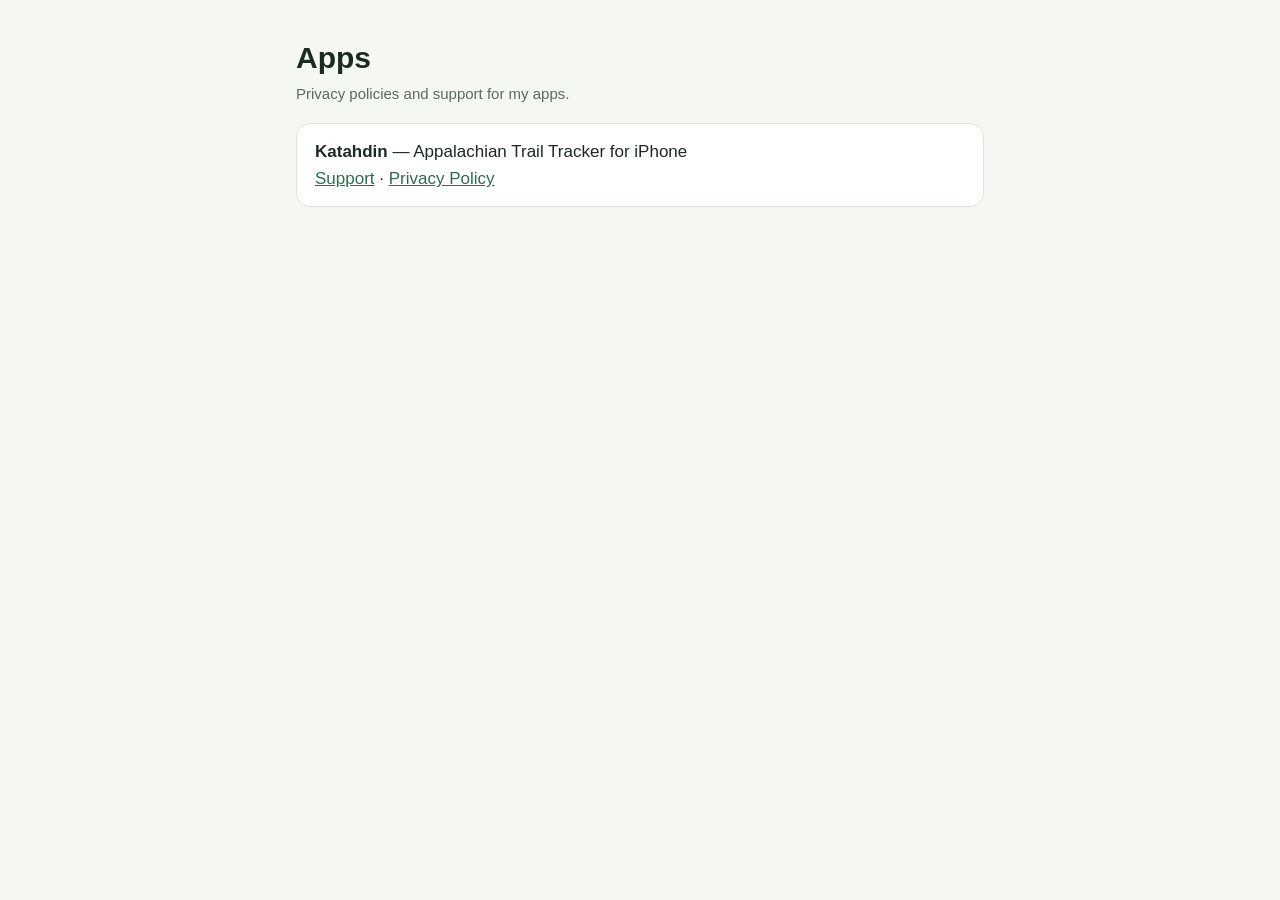
<file: index.html>
<!doctype html>
<html lang="en">
<head>
<meta charset="utf-8">
<meta name="viewport" content="width=device-width, initial-scale=1">
<title>Tony Tang Apps</title>
<link rel="stylesheet" href="style.css">
</head>
<body>
<main>
<h1>Apps</h1>
<p class="muted">Privacy policies and support for my apps.</p>
<ul class="apps">
  <li><strong>Katahdin</strong> — Appalachian Trail Tracker for iPhone<br>
    <a href="katahdin/support/">Support</a> · <a href="katahdin/privacy/">Privacy Policy</a></li>
</ul>
</main>
</body>
</html>
</file>
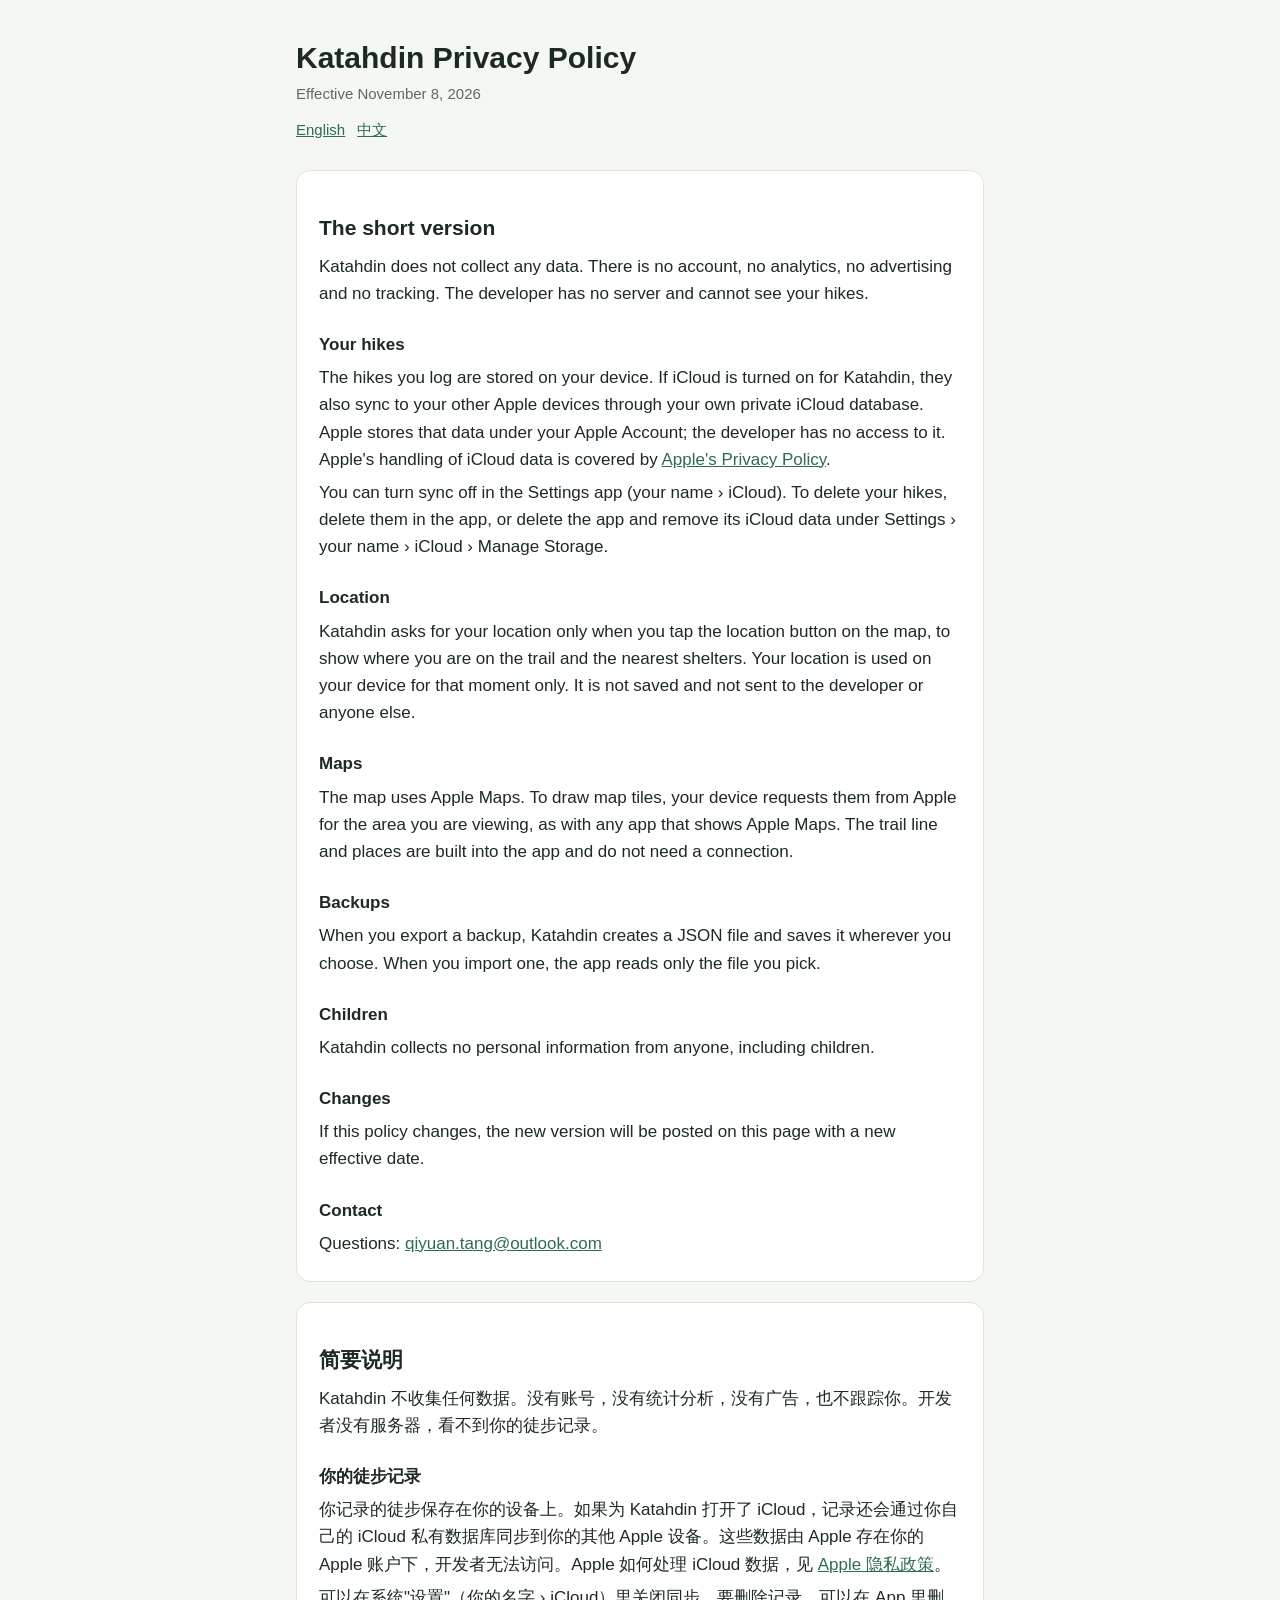
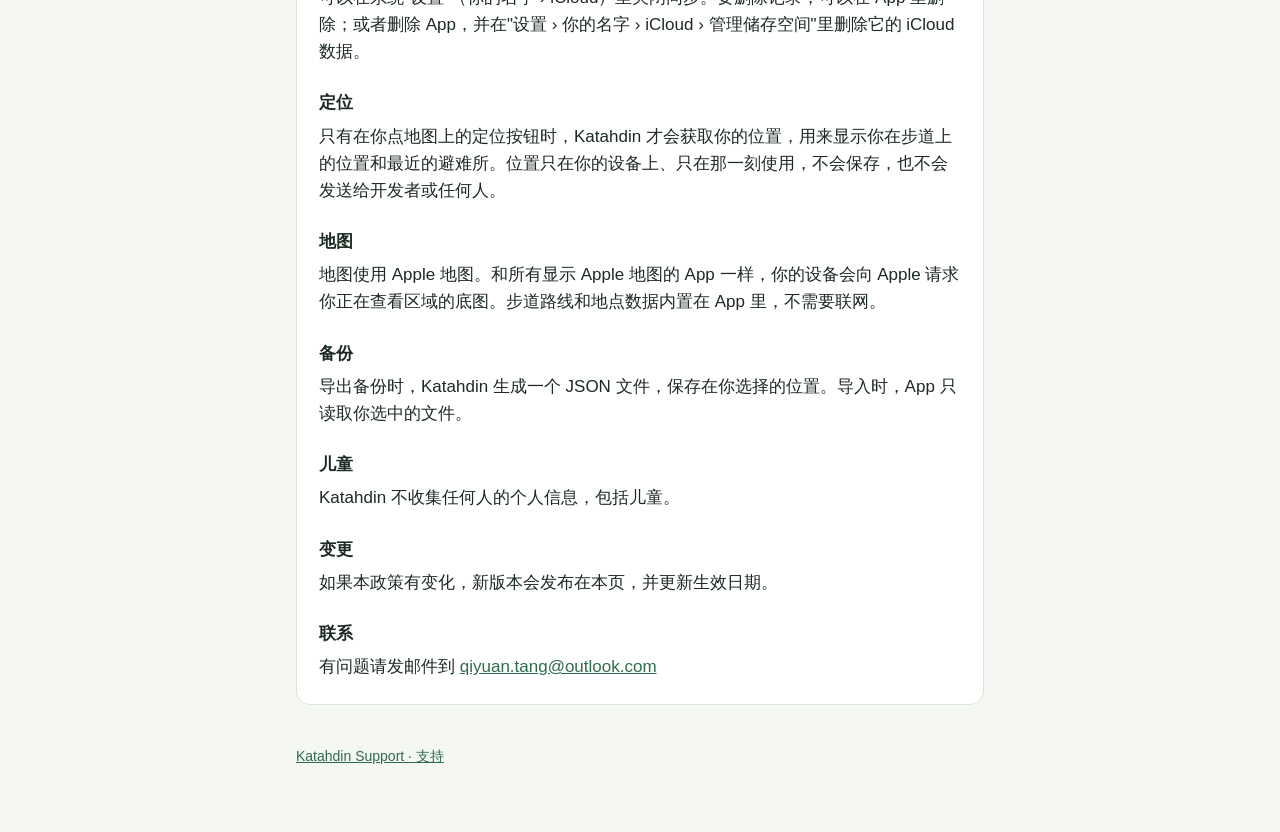
<file: katahdin/privacy/index.html>
<!doctype html>
<html lang="en">
<head>
<meta charset="utf-8">
<meta name="viewport" content="width=device-width, initial-scale=1">
<title>Katahdin Privacy Policy</title>
<link rel="stylesheet" href="../../style.css">
</head>
<body>
<main>
<h1>Katahdin Privacy Policy</h1>
<p class="muted">Effective November 8, 2026</p>
<p class="lang"><a href="#en">English</a><a href="#zh">中文</a></p>

<section id="en">
<h2>The short version</h2>
<p>Katahdin does not collect any data. There is no account, no analytics, no advertising and no tracking. The developer has no server and cannot see your hikes.</p>

<h3>Your hikes</h3>
<p>The hikes you log are stored on your device. If iCloud is turned on for Katahdin, they also sync to your other Apple devices through your own private iCloud database. Apple stores that data under your Apple Account; the developer has no access to it. Apple's handling of iCloud data is covered by <a href="https://www.apple.com/legal/privacy/">Apple's Privacy Policy</a>.</p>
<p>You can turn sync off in the Settings app (your name › iCloud). To delete your hikes, delete them in the app, or delete the app and remove its iCloud data under Settings › your name › iCloud › Manage Storage.</p>

<h3>Location</h3>
<p>Katahdin asks for your location only when you tap the location button on the map, to show where you are on the trail and the nearest shelters. Your location is used on your device for that moment only. It is not saved and not sent to the developer or anyone else.</p>

<h3>Maps</h3>
<p>The map uses Apple Maps. To draw map tiles, your device requests them from Apple for the area you are viewing, as with any app that shows Apple Maps. The trail line and places are built into the app and do not need a connection.</p>

<h3>Backups</h3>
<p>When you export a backup, Katahdin creates a JSON file and saves it wherever you choose. When you import one, the app reads only the file you pick.</p>

<h3>Children</h3>
<p>Katahdin collects no personal information from anyone, including children.</p>

<h3>Changes</h3>
<p>If this policy changes, the new version will be posted on this page with a new effective date.</p>

<h3>Contact</h3>
<p>Questions: <a href="mailto:qiyuan.tang@outlook.com">qiyuan.tang@outlook.com</a></p>
</section>

<section id="zh" lang="zh-Hans">
<h2>简要说明</h2>
<p>Katahdin 不收集任何数据。没有账号，没有统计分析，没有广告，也不跟踪你。开发者没有服务器，看不到你的徒步记录。</p>

<h3>你的徒步记录</h3>
<p>你记录的徒步保存在你的设备上。如果为 Katahdin 打开了 iCloud，记录还会通过你自己的 iCloud 私有数据库同步到你的其他 Apple 设备。这些数据由 Apple 存在你的 Apple 账户下，开发者无法访问。Apple 如何处理 iCloud 数据，见 <a href="https://www.apple.com/legal/privacy/">Apple 隐私政策</a>。</p>
<p>可以在系统"设置"（你的名字 › iCloud）里关闭同步。要删除记录，可以在 App 里删除；或者删除 App，并在"设置 › 你的名字 › iCloud › 管理储存空间"里删除它的 iCloud 数据。</p>

<h3>定位</h3>
<p>只有在你点地图上的定位按钮时，Katahdin 才会获取你的位置，用来显示你在步道上的位置和最近的避难所。位置只在你的设备上、只在那一刻使用，不会保存，也不会发送给开发者或任何人。</p>

<h3>地图</h3>
<p>地图使用 Apple 地图。和所有显示 Apple 地图的 App 一样，你的设备会向 Apple 请求你正在查看区域的底图。步道路线和地点数据内置在 App 里，不需要联网。</p>

<h3>备份</h3>
<p>导出备份时，Katahdin 生成一个 JSON 文件，保存在你选择的位置。导入时，App 只读取你选中的文件。</p>

<h3>儿童</h3>
<p>Katahdin 不收集任何人的个人信息，包括儿童。</p>

<h3>变更</h3>
<p>如果本政策有变化，新版本会发布在本页，并更新生效日期。</p>

<h3>联系</h3>
<p>有问题请发邮件到 <a href="mailto:qiyuan.tang@outlook.com">qiyuan.tang@outlook.com</a></p>
</section>

<footer><a href="../support/">Katahdin Support · 支持</a></footer>
</main>
</body>
</html>
</file>
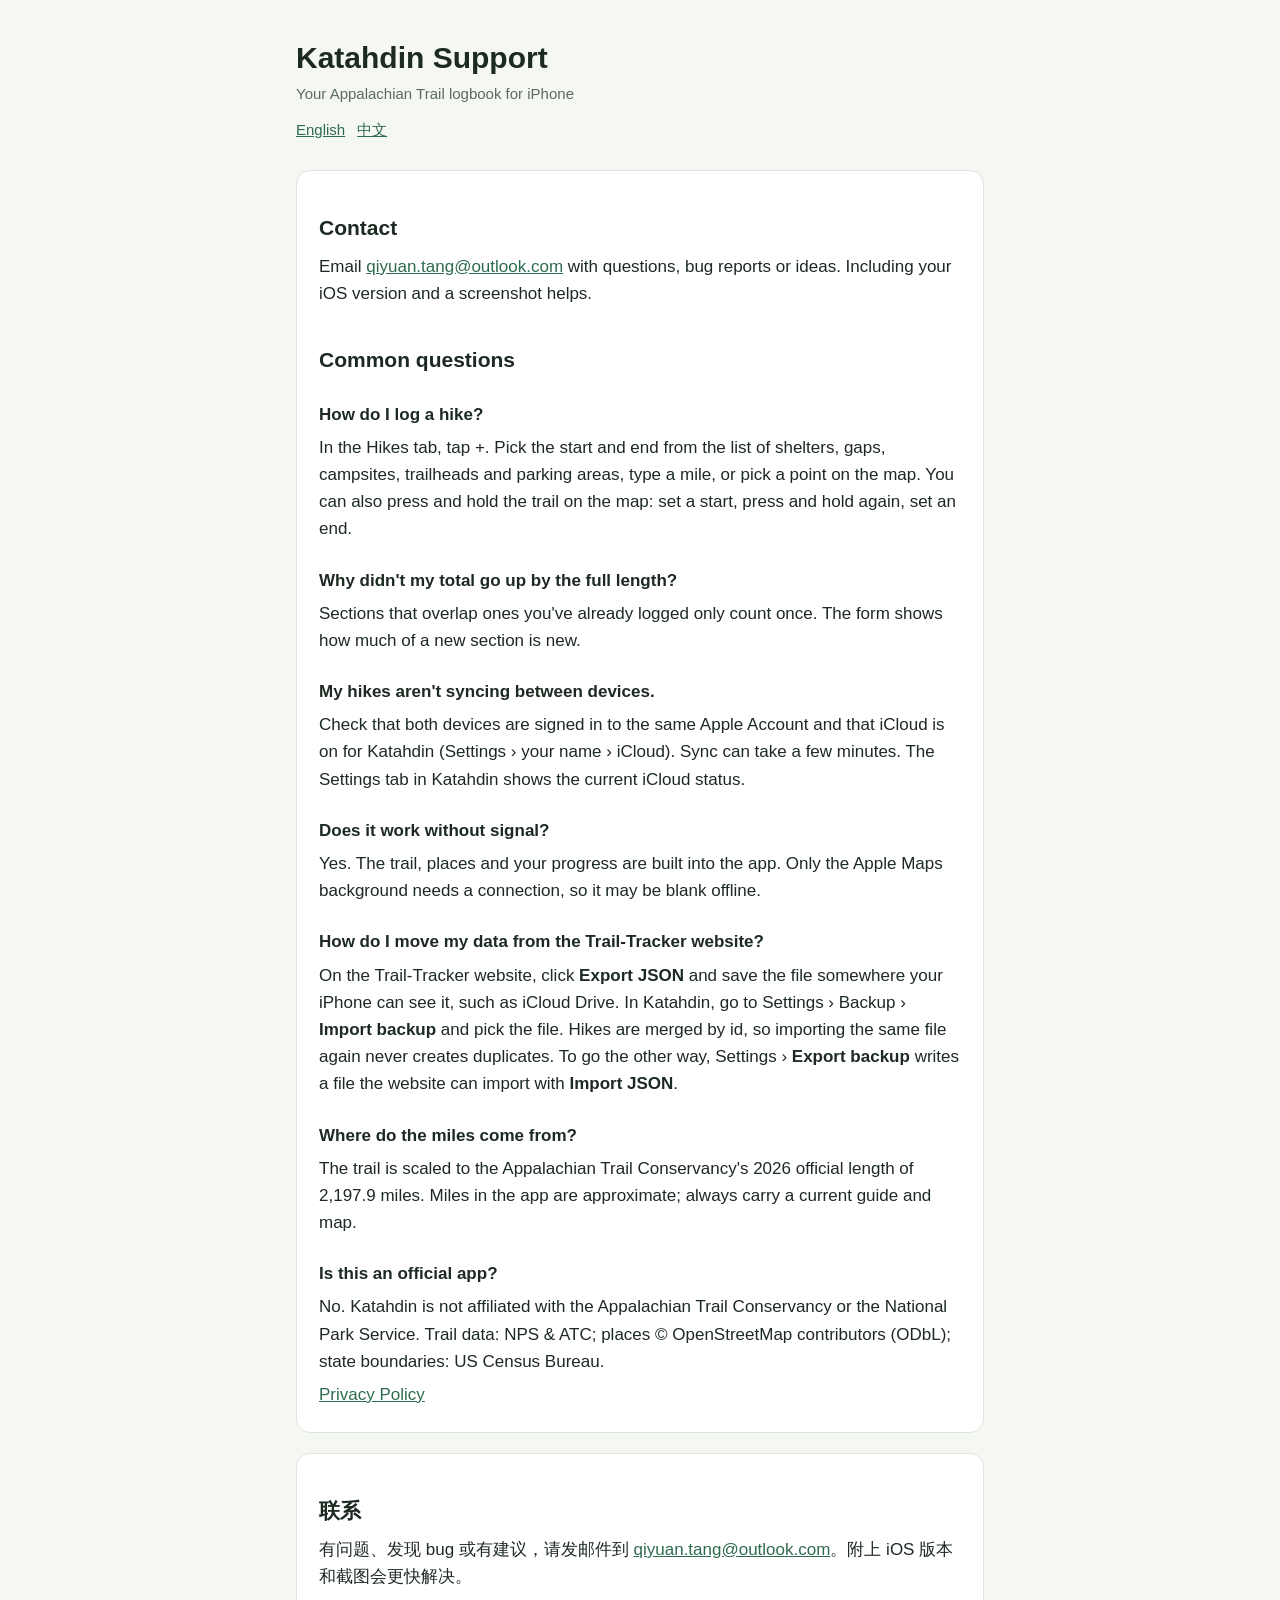
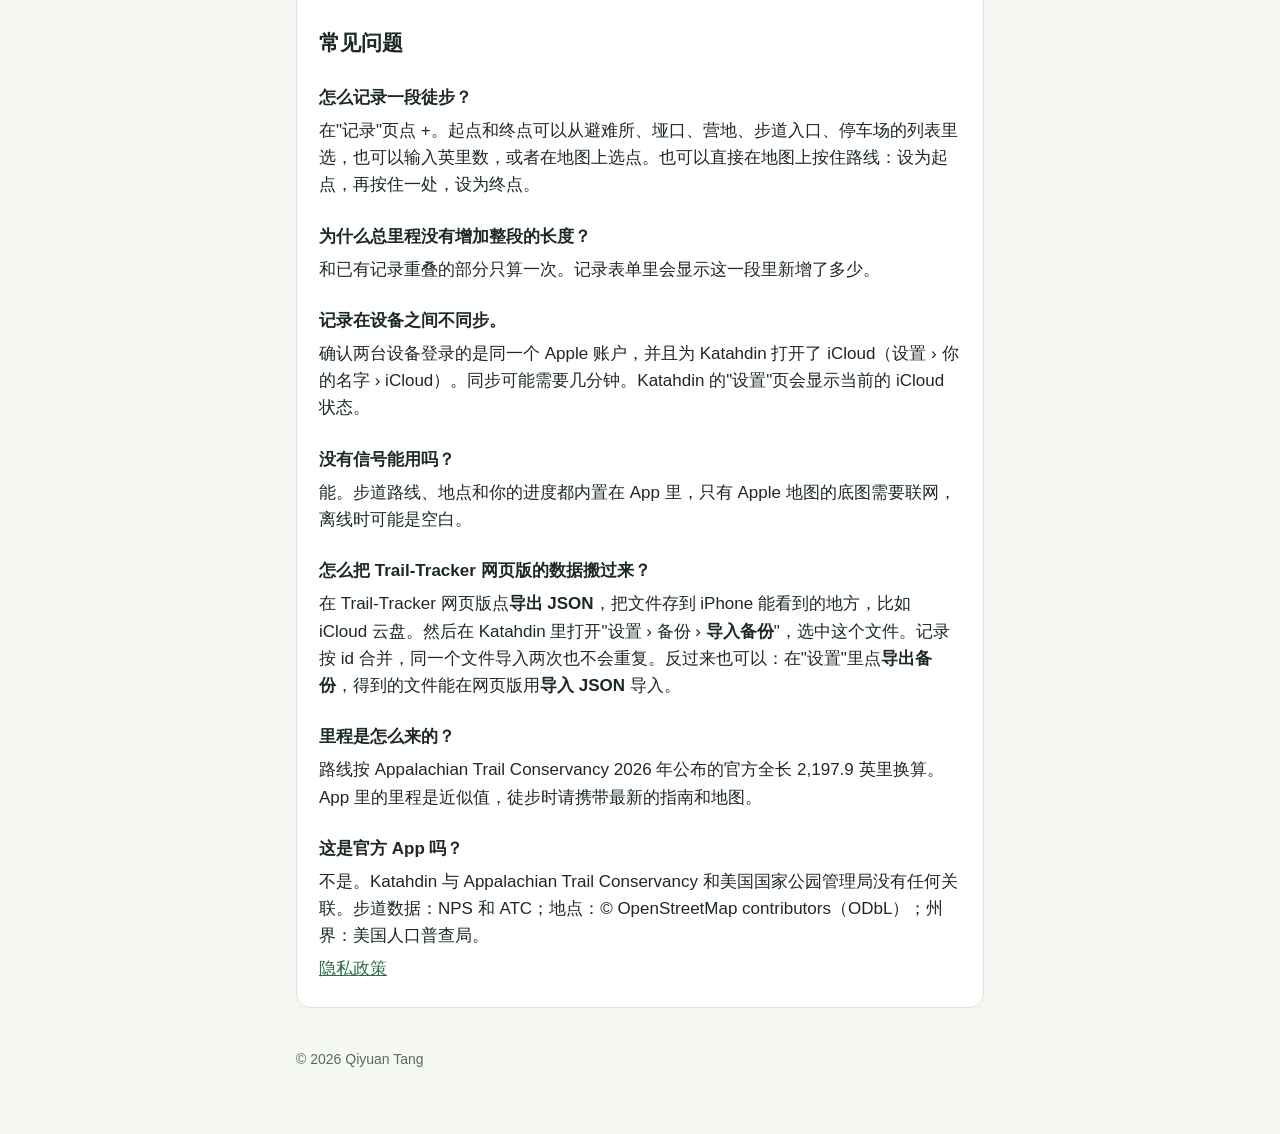
<file: katahdin/support/index.html>
<!doctype html>
<html lang="en">
<head>
<meta charset="utf-8">
<meta name="viewport" content="width=device-width, initial-scale=1">
<title>Katahdin Support</title>
<link rel="stylesheet" href="../../style.css">
</head>
<body>
<main>
<h1>Katahdin Support</h1>
<p class="muted">Your Appalachian Trail logbook for iPhone</p>
<p class="lang"><a href="#en">English</a><a href="#zh">中文</a></p>

<section id="en">
<h2>Contact</h2>
<p>Email <a href="mailto:qiyuan.tang@outlook.com">qiyuan.tang@outlook.com</a> with questions, bug reports or ideas. Including your iOS version and a screenshot helps.</p>

<h2>Common questions</h2>
<h3>How do I log a hike?</h3>
<p>In the Hikes tab, tap +. Pick the start and end from the list of shelters, gaps, campsites, trailheads and parking areas, type a mile, or pick a point on the map. You can also press and hold the trail on the map: set a start, press and hold again, set an end.</p>

<h3>Why didn't my total go up by the full length?</h3>
<p>Sections that overlap ones you've already logged only count once. The form shows how much of a new section is new.</p>

<h3>My hikes aren't syncing between devices.</h3>
<p>Check that both devices are signed in to the same Apple Account and that iCloud is on for Katahdin (Settings › your name › iCloud). Sync can take a few minutes. The Settings tab in Katahdin shows the current iCloud status.</p>

<h3>Does it work without signal?</h3>
<p>Yes. The trail, places and your progress are built into the app. Only the Apple Maps background needs a connection, so it may be blank offline.</p>

<h3>How do I move my data from the Trail-Tracker website?</h3>
<p>On the Trail-Tracker website, click <b>Export JSON</b> and save the file somewhere your iPhone can see it, such as iCloud Drive. In Katahdin, go to Settings › Backup › <b>Import backup</b> and pick the file. Hikes are merged by id, so importing the same file again never creates duplicates. To go the other way, Settings › <b>Export backup</b> writes a file the website can import with <b>Import JSON</b>.</p>

<h3>Where do the miles come from?</h3>
<p>The trail is scaled to the Appalachian Trail Conservancy's 2026 official length of 2,197.9 miles. Miles in the app are approximate; always carry a current guide and map.</p>

<h3>Is this an official app?</h3>
<p>No. Katahdin is not affiliated with the Appalachian Trail Conservancy or the National Park Service. Trail data: NPS &amp; ATC; places © OpenStreetMap contributors (ODbL); state boundaries: US Census Bureau.</p>

<p><a href="../privacy/">Privacy Policy</a></p>
</section>

<section id="zh" lang="zh-Hans">
<h2>联系</h2>
<p>有问题、发现 bug 或有建议，请发邮件到 <a href="mailto:qiyuan.tang@outlook.com">qiyuan.tang@outlook.com</a>。附上 iOS 版本和截图会更快解决。</p>

<h2>常见问题</h2>
<h3>怎么记录一段徒步？</h3>
<p>在"记录"页点 +。起点和终点可以从避难所、垭口、营地、步道入口、停车场的列表里选，也可以输入英里数，或者在地图上选点。也可以直接在地图上按住路线：设为起点，再按住一处，设为终点。</p>

<h3>为什么总里程没有增加整段的长度？</h3>
<p>和已有记录重叠的部分只算一次。记录表单里会显示这一段里新增了多少。</p>

<h3>记录在设备之间不同步。</h3>
<p>确认两台设备登录的是同一个 Apple 账户，并且为 Katahdin 打开了 iCloud（设置 › 你的名字 › iCloud）。同步可能需要几分钟。Katahdin 的"设置"页会显示当前的 iCloud 状态。</p>

<h3>没有信号能用吗？</h3>
<p>能。步道路线、地点和你的进度都内置在 App 里，只有 Apple 地图的底图需要联网，离线时可能是空白。</p>

<h3>怎么把 Trail-Tracker 网页版的数据搬过来？</h3>
<p>在 Trail-Tracker 网页版点<b>导出 JSON</b>，把文件存到 iPhone 能看到的地方，比如 iCloud 云盘。然后在 Katahdin 里打开"设置 › 备份 › <b>导入备份</b>"，选中这个文件。记录按 id 合并，同一个文件导入两次也不会重复。反过来也可以：在"设置"里点<b>导出备份</b>，得到的文件能在网页版用<b>导入 JSON</b> 导入。</p>

<h3>里程是怎么来的？</h3>
<p>路线按 Appalachian Trail Conservancy 2026 年公布的官方全长 2,197.9 英里换算。App 里的里程是近似值，徒步时请携带最新的指南和地图。</p>

<h3>这是官方 App 吗？</h3>
<p>不是。Katahdin 与 Appalachian Trail Conservancy 和美国国家公园管理局没有任何关联。步道数据：NPS 和 ATC；地点：© OpenStreetMap contributors（ODbL）；州界：美国人口普查局。</p>

<p><a href="../privacy/">隐私政策</a></p>
</section>

<footer>© 2026 Qiyuan Tang</footer>
</main>
</body>
</html>
</file>
<file: style.css>
:root {
  --bg: #f4f7f2;
  --card: #ffffff;
  --text: #1d2a22;
  --muted: #5b6b60;
  --accent: #2f6b4f;
  --line: #dde5dc;
}
@media (prefers-color-scheme: dark) {
  :root {
    --bg: #111814;
    --card: #1a231d;
    --text: #e6eee7;
    --muted: #9fb0a4;
    --accent: #8fcfa8;
    --line: #2a362e;
  }
}
* { box-sizing: border-box; }
body {
  margin: 0;
  background: var(--bg);
  color: var(--text);
  font: 17px/1.6 -apple-system, BlinkMacSystemFont, "Segoe UI", "PingFang SC", "Hiragino Sans GB", sans-serif;
}
main { max-width: 720px; margin: 0 auto; padding: 40px 16px 64px; }
h1 { font-size: 30px; line-height: 1.2; margin: 0 0 4px; }
h2 { font-size: 21px; margin: 36px 0 8px; }
h3 { font-size: 17px; margin: 24px 0 4px; }
p, li { margin: 6px 0; }
a { color: var(--accent); }
.muted { color: var(--muted); font-size: 15px; }
.lang { margin: 12px 0 28px; font-size: 15px; }
.lang a { margin-right: 12px; }
section { background: var(--card); border: 1px solid var(--line); border-radius: 14px; padding: 4px 22px 18px; margin-top: 20px; }
footer { margin-top: 40px; font-size: 14px; color: var(--muted); }
ul.apps { list-style: none; padding: 0; }
ul.apps li { background: var(--card); border: 1px solid var(--line); border-radius: 14px; padding: 14px 18px; margin: 10px 0; }
</file>
